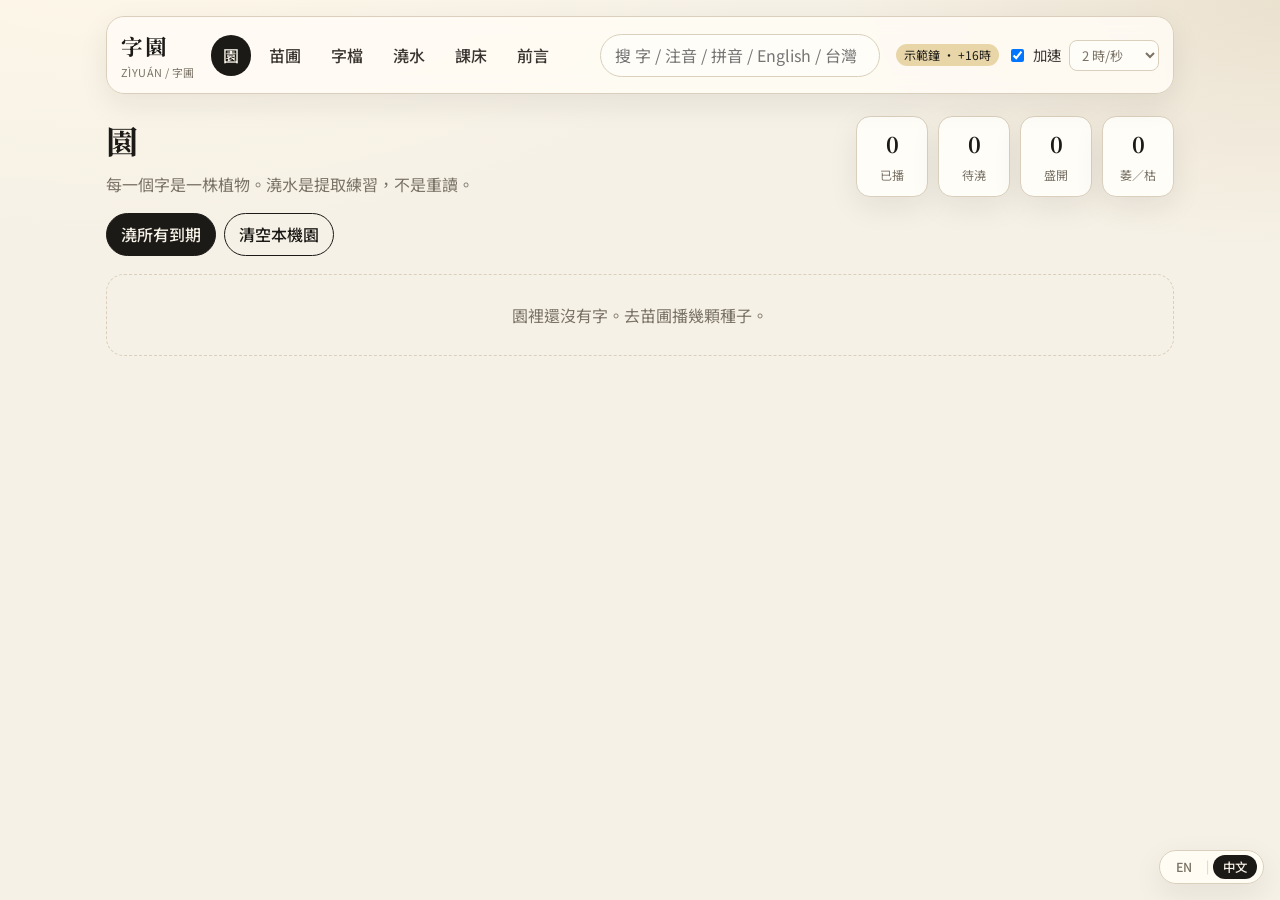
<file: index.html>
<!DOCTYPE html>
<html lang="zh-Hant-TW" data-lang="zh">
<head>
  <meta charset="utf-8" />
  <meta name="viewport" content="width=device-width, initial-scale=1" />
  <title data-i18n="doc.title">字園 Zìyuán — 台灣華語字圃</title>
  <script>
    (function () {
      try {
        var l = localStorage.getItem("ziyuan-lang");
        if (l !== "en" && l !== "zh") l = "zh";
        document.documentElement.setAttribute("data-lang", l);
        document.documentElement.lang = l === "en" ? "en" : "zh-Hant-TW";
      } catch (e) {}
    })();
  </script>
  <link rel="preconnect" href="https://fonts.googleapis.com" />
  <link rel="preconnect" href="https://fonts.gstatic.com" crossorigin />
  <link href="https://fonts.googleapis.com/css2?family=Noto+Sans+TC:wght@400;500;700&family=Noto+Serif+TC:wght@500;700&display=swap" rel="stylesheet" />
  <link rel="stylesheet" href="styles.css?v=plot3-3600-20261001" />
</head>
<body>
  <div class="app">
    <header class="topbar">
      <a class="brand" href="first-plot.html" title="First plot" style="text-decoration:none;color:inherit">
        <b>字園</b>
        <span data-i18n="brand.sub">ZÌYUÁN / 字圃</span>
      </a>
      <nav class="nav">
        <button data-view="garden" data-i18n="nav.garden">園</button>
        <button data-view="nursery" class="active" data-i18n="nav.nursery">苗圃</button>
        <button data-view="profile" data-i18n="nav.profile">字檔</button>
        <button data-view="water" data-i18n="nav.water">澆水</button>
        <button data-view="lesson" data-i18n="nav.lesson">課床</button>
        <a href="first-plot.html" class="iconbtn" style="text-decoration:none" data-i18n="nav.preface">前言</a>
      </nav>
      <div class="search">
        <input id="q" data-i18n-placeholder="search.ph" placeholder="搜 字 / 注音 / 拼音 / English / 台灣" />
      </div>
      <div class="clockbox">
        <span id="demo-flag">示範鐘</span>
        <label class="chk"><input type="checkbox" id="demo-toggle" checked /> <span data-i18n="demo.accel">加速</span></label>
        <select id="demo-rate">
          <option value="0.5" data-i18n="demo.rate.0.5">0.5 時/秒</option>
          <option value="2" selected data-i18n="demo.rate.2">2 時/秒</option>
          <option value="12" data-i18n="demo.rate.12">12 時/秒</option>
          <option value="72" data-i18n="demo.rate.72">3 日/秒</option>
        </select>
      </div>
    </header>
    <main>
      <section class="view" data-view="garden">
        <div class="hero"><div><h1 data-i18n="garden.h1">園</h1><p data-i18n="garden.lead">每一個字是一株植物。澆水是提取練習，不是重讀。</p></div>
        <div class="stats">
          <div class="stat"><b id="g-planted">0</b><span data-i18n="stat.planted">已播</span></div>
          <div class="stat"><b id="g-due">0</b><span data-i18n="stat.due">待澆</span></div>
          <div class="stat"><b id="g-bloom">0</b><span data-i18n="stat.bloom">盛開</span></div>
          <div class="stat"><b id="g-wilt">0</b><span data-i18n="stat.wilt">萎／枯</span></div>
        </div></div>
        <div class="actions">
          <button class="btn" id="water-all" data-i18n="btn.waterAll">澆所有到期</button>
          <button class="btn ghost" id="clear-garden" data-i18n="btn.clearGarden">清空本機園</button>
        </div>
        <div class="pots" id="garden-pots"></div>
      </section>
      <section class="view on" data-view="nursery">
        <div class="hero"><div><h1 data-i18n="nursery.h1">苗圃</h1><p data-i18n="nursery.lead">5 × 1200＝6000 個不重複的字。一圃 市井、二圃、三圃已上架，各 1200 字；四～五圃尚空。</p></div>
        <div class="stat"><b id="n-count">0</b><span data-i18n="stat.seeds">可見種子</span></div></div>
        <div class="beds">
          <button data-lv="1" class="on" data-i18n="bed.1">一圃 市井</button>
          <button data-lv="2" data-i18n="bed.2">二圃</button>
          <button data-lv="3" data-i18n="bed.3">三圃</button>
          <button data-lv="4" data-i18n="bed.4">四圃</button>
          <button data-lv="5" data-i18n="bed.5">五圃</button>
          <button data-lv="0" data-i18n="bed.all">全開</button>
        </div>
        <div class="settings-row">
          <label class="chk"><input type="checkbox" id="adult-toggle" /> <span data-i18n="set.adult">成人 mem</span></label>
          <label class="chk"><input type="checkbox" id="pinyin-toggle" /> <span data-i18n="set.pinyin">顯示拼音</span></label>
        </div>
        <div class="catalog-grid" id="catalog-grid"></div>
      </section>
      <section class="view" data-view="profile">
        <div class="lookup">
          <div class="lookup-bar">
            <div><div class="kicker" data-i18n="lookup.kicker">字典</div><h1 class="lookup-title" data-i18n="lookup.title">Lookup</h1></div>
            <label class="chk rich-toggle"><input type="checkbox" id="rich-toggle" /> <span data-i18n="set.rich">Full pot</span></label>
          </div>
          <div class="flip-wrap" id="flip-wrap">
            <div class="flip-card" id="flip-card">
              <div class="flip-face flip-front">
                <div class="tian replay" id="tian"><div class="big" id="p-glyph">字</div></div>
                <div class="lookup-zy" id="p-zy">ㄧˋ</div>
              </div>
              <div class="flip-face flip-back">
                <div class="en-card"><div class="kicker">English</div><p id="p-en-short">—</p></div>
              </div>
            </div>
          </div>
          <div class="lookup-actions">
            <button class="btn" id="btn-flip" data-i18n="btn.flip.en">Flip · English</button>
            <button class="btn ghost" id="btn-speak-f" data-i18n="btn.speak.f">女聲</button>
            <button class="btn ghost" id="btn-speak-m" data-i18n="btn.speak.m">男聲</button>
            <button class="btn ghost" id="btn-replay" data-i18n="btn.replay">重播筆勢</button>
          </div>
        </div>
        <div class="dossier" id="rich-panel" hidden>
          <div class="glyph-stage compact">
            <div class="meta-row">
              <span class="chip lv" id="p-rank">#</span>
              <span class="chip" id="p-stk"></span>
              <span class="chip" id="p-stage"></span>
            </div>
            <div class="actions">
              <button class="btn" id="btn-seed" data-i18n="btn.seed">播進園裡</button>
              <button class="btn ghost" id="btn-tray" data-i18n="btn.tray">加入課床</button>
            </div>
          </div>
          <div class="panel">
            <h2 data-i18n="h2.ledger">Ledger</h2>
            <p class="lead" id="p-hook"></p>
            <div class="meta-row" id="p-stone-chips"></div>
            <p class="lead" id="p-weather"></p>
            <h2 data-i18n="h2.dossier">字檔</h2>
            <p class="lead" id="p-en"></p>
            <p class="lead" id="p-tw" style="display:none"></p>
            <div class="readings" id="p-readings"></div>
            <div class="meta-row"><span id="p-py"></span></div>
            <h2 data-i18n="h2.words">台灣詞束</h2>
            <div class="words" id="p-words"></div>
            <h2 data-i18n="h2.look">形近</h2>
            <div class="meta-row" id="p-look"></div>
            <h2 data-i18n="h2.mem">Mem</h2>
            <div class="mems" id="p-mems"></div>
            <textarea id="new-mem" rows="2" data-i18n-placeholder="mem.ph" placeholder="發明一則"></textarea>
            <div class="actions">
              <label class="chk"><input type="checkbox" id="mem-adult" /> <span data-i18n="mem.adult">成人</span></label>
              <button class="btn" id="btn-add-mem" data-i18n="btn.addMem">選用</button>
            </div>
            <h2 data-i18n="h2.notes">筆記</h2>
            <textarea id="p-notes" rows="3"></textarea>
          </div>
        </div>
      </section>
      <section class="view" data-view="water">
        <div class="hero"><div><h1 data-i18n="water.h1">澆水</h1><p data-i18n="water.lead">只澆到期與枯萎的株。</p></div><div class="stat"><b id="w-due">0</b><span data-i18n="stat.thirsty">渴株</span></div></div>
        <div id="quiz-wrap"></div>
      </section>
      <section class="view" data-view="lesson">
        <div class="hero"><div><h1 data-i18n="lesson.h1">課床</h1><p data-i18n="lesson.lead">現在只是托盤。</p></div><div class="stat"><b id="tray-count">0</b><span data-i18n="stat.onTray">床上的字</span></div></div>
        <div class="tray" id="tray"></div>
        <p class="footer-note" id="lesson-note"></p>
      </section>
    </main>
  </div>
  <div class="toast" id="toast"></div>
  <script src="catalog.js?v=plot3-3600-20261001"></script>
  <script src="i18n.js?v=plot3-3600-20261001"></script>
  <script src="app.js?v=plot3-3600-20261001"></script>
</body>
</html>
</file>
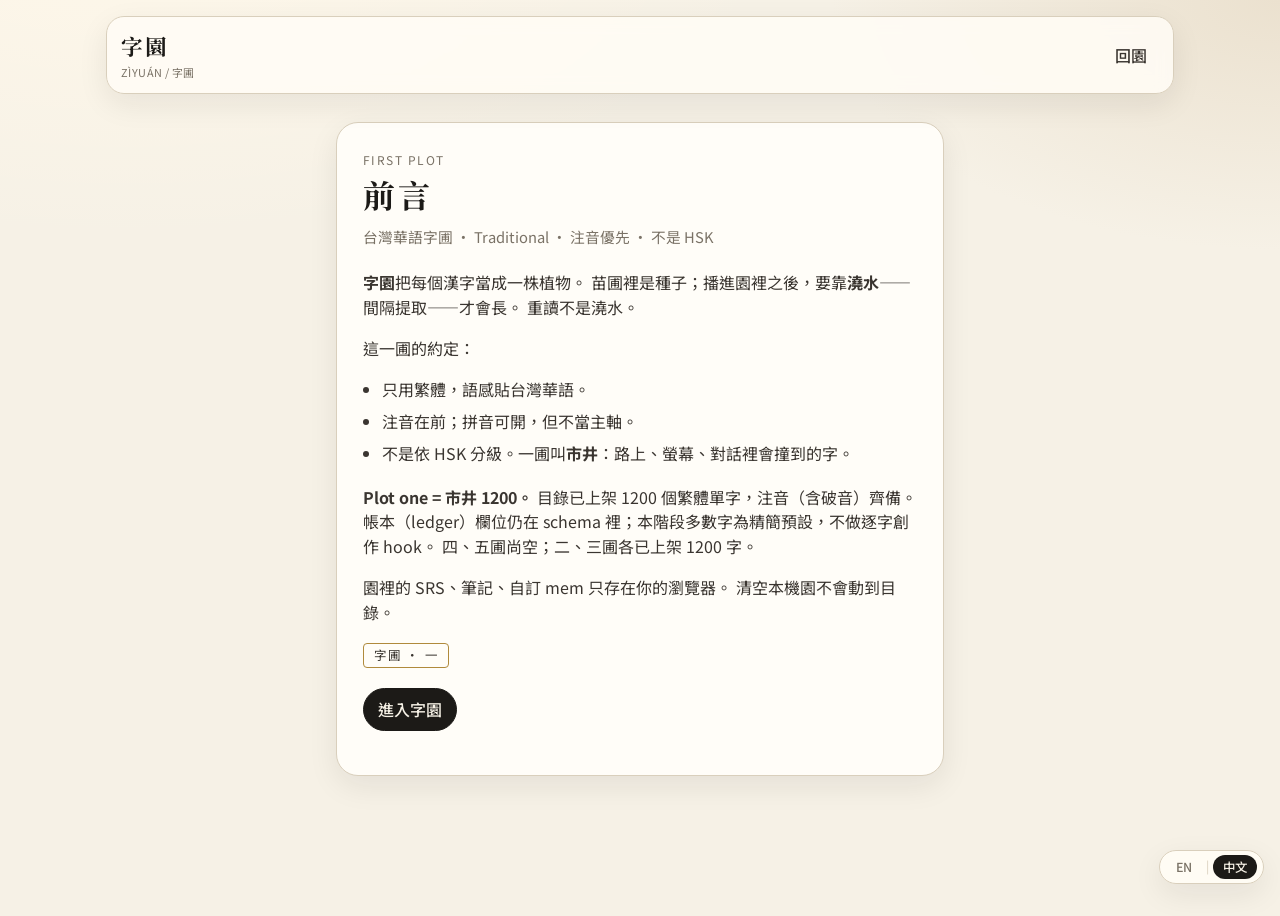
<file: first-plot.html>
<!DOCTYPE html>
<html lang="zh-Hant-TW" data-lang="zh">
<head>
  <meta charset="utf-8" />
  <meta name="viewport" content="width=device-width, initial-scale=1" />
  <title data-i18n="doc.title.preface">前言 · 字園 Zìyuán</title>
  <script>
    (function () {
      try {
        var l = localStorage.getItem("ziyuan-lang");
        if (l !== "en" && l !== "zh") l = "zh";
        document.documentElement.setAttribute("data-lang", l);
        document.documentElement.lang = l === "en" ? "en" : "zh-Hant-TW";
      } catch (e) {}
    })();
  </script>
  <link rel="preconnect" href="https://fonts.googleapis.com" />
  <link rel="preconnect" href="https://fonts.gstatic.com" crossorigin />
  <link href="https://fonts.googleapis.com/css2?family=Noto+Sans+TC:wght@400;500;700&family=Noto+Serif+TC:wght@500;700&display=swap" rel="stylesheet" />
  <link rel="stylesheet" href="styles.css?v=plot3-3600-20261001" />
  <style>
    .note {
      max-width: 38rem;
      margin: 28px auto 60px;
      padding: 28px 26px;
      background: #fffdf8;
      border: 1px solid var(--line);
      border-radius: 22px;
      box-shadow: var(--shadow);
    }
    .note h1 {
      font-family: var(--serif);
      font-size: 2rem;
      letter-spacing: 0.08em;
      margin: 0 0 6px;
    }
    .note .sub {
      color: var(--muted);
      font-size: 0.92rem;
      margin-bottom: 22px;
    }
    .note p { margin: 0 0 1em; color: var(--ink-soft); }
    .note ul {
      margin: 0 0 1.2em;
      padding-left: 1.2em;
      color: var(--ink-soft);
    }
    .note li { margin-bottom: 0.45em; }
    .note .back {
      display: inline-flex;
      margin-top: 8px;
      text-decoration: none;
    }
    .seal {
      display: inline-block;
      margin-top: 4px;
      padding: 2px 10px;
      border: 1px solid var(--gold);
      color: var(--gold);
      border-radius: 4px;
      font-size: 0.78rem;
      letter-spacing: 0.14em;
    }
    html[data-lang="en"] [data-lang-only="zh"],
    html[data-lang="zh"] [data-lang-only="en"] {
      display: none !important;
    }
  </style>
</head>
<body>
  <div class="app">
    <header class="topbar" style="grid-template-columns: 1fr auto;">
      <a class="brand" href="index.html" style="text-decoration:none;color:inherit">
        <b>字園</b>
        <span data-i18n="brand.sub">ZÌYUÁN / 字圃</span>
      </a>
      <nav class="nav">
        <a href="index.html" class="iconbtn" style="text-decoration:none" data-i18n="nav.back">回園</a>
      </nav>
    </header>

    <article class="note">
      <div class="kicker">FIRST PLOT</div>
      <h1 data-i18n="preface.h1">前言</h1>
      <p class="sub" data-i18n="preface.sub">台灣華語字圃 · Traditional · 注音優先 · 不是 HSK</p>

      <div data-lang-only="zh">
        <p>
          <strong>字園</strong>把每個漢字當成一株植物。
          苗圃裡是種子；播進園裡之後，要靠<strong>澆水</strong>——間隔提取——才會長。
          重讀不是澆水。
        </p>

        <p>這一圃的約定：</p>
        <ul>
          <li>只用繁體，語感貼台灣華語。</li>
          <li>注音在前；拼音可開，但不當主軸。</li>
          <li>不是依 HSK 分級。一圃叫<strong>市井</strong>：路上、螢幕、對話裡會撞到的字。</li>
        </ul>

        <p>
          <strong>Plot one = 市井 1200。</strong>
          目錄已上架 1200 個繁體單字，注音（含破音）齊備。
          帳本（ledger）欄位仍在 schema 裡；本階段多數字為精簡預設，不做逐字創作 hook。
          四、五圃尚空；二、三圃各已上架 1200 字。
        </p>

        <p>
          園裡的 SRS、筆記、自訂 mem 只存在你的瀏覽器。
          清空本機園不會動到目錄。
        </p>
      </div>

      <div data-lang-only="en" hidden>
        <p>
          <strong>Zìyuán</strong> treats every Chinese character as a plant.
          The nursery holds seeds; once planted in the garden, they grow through
          <strong>watering</strong>—spaced retrieval—not re-reading.
        </p>

        <p>This plot’s rules:</p>
        <ul>
          <li>Traditional characters only, tuned to Taiwan Mandarin.</li>
          <li>Zhuyin first; pinyin is optional, never the spine.</li>
          <li>Not HSK-graded. Plot one is <strong>Street</strong>: characters you meet on the road, on screens, in talk.</li>
        </ul>

        <p>
          <strong>Plot one = Street 1200.</strong>
          The catalog now ships 1200 Traditional singles with exhaustive Zhuyin (including alternate readings).
          Ledger fields remain in the schema; this pass uses minimal defaults rather than hand-authored hooks.
          Plots 2 and 3 now ship 1200 each; plots 4–5 are still empty.
        </p>

        <p>
          Garden SRS, notes, and custom mems live only in your browser.
          Clearing the local garden does not touch the catalog.
        </p>
      </div>

      <p class="seal" data-i18n="preface.seal">字圃 · 一</p>
      <p>
        <a class="btn back" href="index.html" data-i18n="preface.enter">進入字園</a>
      </p>
    </article>
  </div>
  <script src="i18n.js?v=plot3-3600-20261001"></script>
</body>
</html>
</file>
<file: styles.css>
/* 字園 — Taiwan garden / ink aesthetic */
:root {
  --paper: #f6f1e6;
  --paper-2: #efe6d6;
  --ink: #1c1a17;
  --ink-soft: #3a3530;
  --muted: #7a7266;
  --line: #d9cfbc;
  --gold: #b08a3c;
  --gold-soft: #e8d6a8;
  --wilt: #8b5a45;
  --bloom: #3d6b4f;
  --danger: #8b3a2f;
  --shadow: 0 10px 30px rgba(28, 26, 23, 0.08);
  --radius: 14px;
  --font: "Noto Sans TC", "PingFang TC", "Microsoft JhengHei", sans-serif;
  --serif: "Noto Serif TC", "Songti TC", serif;
}

* { box-sizing: border-box; }
html, body { margin: 0; padding: 0; }
body {
  font-family: var(--font);
  background:
    radial-gradient(1200px 600px at 10% -10%, #fff8ea 0%, transparent 55%),
    radial-gradient(900px 500px at 100% 0%, #ebe1cf 0%, transparent 50%),
    var(--paper);
  color: var(--ink);
  min-height: 100vh;
  line-height: 1.55;
}

button, input, select, textarea { font: inherit; color: inherit; }
button { cursor: pointer; }
a { color: var(--gold); }

.app { max-width: 1100px; margin: 0 auto; padding: 16px 16px 80px; }

.topbar {
  display: grid;
  grid-template-columns: auto 1fr auto auto;
  gap: 12px 16px;
  align-items: center;
  padding: 12px 14px;
  background: rgba(255, 252, 245, 0.88);
  border: 1px solid var(--line);
  border-radius: 18px;
  box-shadow: var(--shadow);
  position: sticky;
  top: 10px;
  z-index: 20;
  backdrop-filter: blur(8px);
}

.brand {
  display: flex;
  flex-direction: column;
  gap: 2px;
  min-width: 72px;
}
.brand b {
  font-family: var(--serif);
  font-size: 1.35rem;
  letter-spacing: 0.08em;
}
.brand span {
  font-size: 0.68rem;
  color: var(--muted);
  letter-spacing: 0.04em;
}

.nav {
  display: flex;
  flex-wrap: wrap;
  gap: 6px;
}
.nav button,
.nav .iconbtn {
  border: 1px solid transparent;
  background: transparent;
  color: var(--ink-soft);
  padding: 7px 11px;
  border-radius: 999px;
  font-weight: 500;
}
.nav button:hover,
.nav .iconbtn:hover {
  background: var(--paper-2);
}
.nav button.active {
  background: var(--ink);
  color: var(--paper);
}

.search input {
  width: min(280px, 42vw);
  border: 1px solid var(--line);
  background: #fffdf8;
  border-radius: 999px;
  padding: 8px 14px;
  outline: none;
}
.search input:focus { border-color: var(--gold); }

.clockbox {
  display: flex;
  align-items: center;
  gap: 8px;
  font-size: 0.82rem;
  color: var(--muted);
  flex-wrap: wrap;
}
.clockbox select {
  border: 1px solid var(--line);
  background: #fffdf8;
  border-radius: 8px;
  padding: 4px 8px;
}
#demo-flag {
  display: inline-flex;
  align-items: center;
  gap: 4px;
  padding: 2px 8px;
  border-radius: 999px;
  background: var(--gold-soft);
  color: var(--ink);
  font-size: 0.75rem;
}
#demo-flag.off { background: var(--paper-2); color: var(--muted); }

.chk {
  display: inline-flex;
  align-items: center;
  gap: 6px;
  user-select: none;
  color: var(--ink-soft);
  font-size: 0.9rem;
}

main { margin-top: 22px; }
.view { display: none; }
.view.on { display: block; animation: fadein 0.25s ease; }
@keyframes fadein {
  from { opacity: 0; transform: translateY(4px); }
  to { opacity: 1; transform: none; }
}

.hero {
  display: flex;
  justify-content: space-between;
  gap: 16px;
  align-items: flex-start;
  margin-bottom: 16px;
  flex-wrap: wrap;
}
.hero h1 {
  font-family: var(--serif);
  font-size: 2rem;
  margin: 0 0 6px;
  letter-spacing: 0.06em;
}
.hero p {
  margin: 0;
  color: var(--muted);
  max-width: 42ch;
}

.stats { display: flex; gap: 10px; flex-wrap: wrap; }
.stat {
  min-width: 72px;
  background: #fffdf8;
  border: 1px solid var(--line);
  border-radius: 14px;
  padding: 10px 12px;
  text-align: center;
  box-shadow: var(--shadow);
}
.stat b {
  display: block;
  font-size: 1.35rem;
  font-family: var(--serif);
}
.stat span {
  font-size: 0.75rem;
  color: var(--muted);
}

.actions { display: flex; gap: 8px; flex-wrap: wrap; margin: 12px 0 18px; }

.btn {
  border: 1px solid var(--ink);
  background: var(--ink);
  color: var(--paper);
  border-radius: 999px;
  padding: 8px 14px;
  font-weight: 500;
  transition: transform 0.12s ease, background 0.12s ease;
}
.btn:hover { transform: translateY(-1px); }
.btn:active { transform: none; }
.btn.ghost {
  background: transparent;
  color: var(--ink);
}
.btn.ghost:hover { background: var(--paper-2); }
.btn:disabled {
  opacity: 0.45;
  cursor: not-allowed;
  transform: none;
}

.pots, .catalog-grid, .tray {
  display: grid;
  grid-template-columns: repeat(auto-fill, minmax(120px, 1fr));
  gap: 12px;
}

.pot, .seed-card, .tray-card {
  background: #fffdf8;
  border: 1px solid var(--line);
  border-radius: var(--radius);
  padding: 14px 12px 12px;
  text-align: center;
  box-shadow: var(--shadow);
  cursor: pointer;
  transition: border-color 0.15s ease, transform 0.12s ease;
  position: relative;
}
.pot:hover, .seed-card:hover, .tray-card:hover {
  border-color: var(--gold);
  transform: translateY(-2px);
}
.pot.gold, .seed-card.gold { border-color: #d4b56a; }
.pot .glyph, .seed-card .glyph, .tray-card .glyph {
  font-family: var(--serif);
  font-size: 2.2rem;
  line-height: 1.1;
  margin-bottom: 4px;
}
.pot .zy, .seed-card .zy { color: var(--ink-soft); font-size: 0.92rem; }
.pot .py, .seed-card .py { color: var(--muted); font-size: 0.78rem; }
.pot .stage-label {
  margin-top: 8px;
  font-size: 0.75rem;
  color: var(--muted);
}
.pot.due { outline: 2px solid var(--gold); }
.pot.wilt { outline: 2px solid var(--wilt); }
.pot.dead { opacity: 0.65; outline: 2px solid var(--danger); }
.pot.bloom .stage-label { color: var(--bloom); }
.stage-dot {
  width: 8px; height: 8px; border-radius: 50%;
  display: inline-block; margin-right: 4px;
  background: var(--muted);
}
.stage-dot.seed { background: #9a8f7a; }
.stage-dot.sprout { background: #6f8f5a; }
.stage-dot.leaf { background: #4d7a4a; }
.stage-dot.bloom { background: var(--bloom); }
.stage-dot.wilt { background: var(--wilt); }
.stage-dot.dead { background: var(--danger); }

.beds {
  display: flex;
  flex-wrap: wrap;
  gap: 8px;
  margin-bottom: 12px;
}
.beds button {
  border: 1px solid var(--line);
  background: #fffdf8;
  border-radius: 999px;
  padding: 7px 12px;
  color: var(--ink-soft);
}
.beds button.on {
  background: var(--ink);
  color: var(--paper);
  border-color: var(--ink);
}

.settings-row {
  display: flex;
  flex-wrap: wrap;
  gap: 12px;
  align-items: center;
  margin-bottom: 14px;
}
.lookup {
  max-width: 520px;
  margin: 0 auto 18px;
}
.lookup-bar {
  display: flex;
  justify-content: space-between;
  align-items: flex-end;
  margin-bottom: 12px;
}
.kicker {
  font-size: 0.75rem;
  letter-spacing: 0.12em;
  text-transform: uppercase;
  color: var(--muted);
}
.lookup-title {
  font-family: var(--serif);
  margin: 2px 0 0;
  font-size: 1.6rem;
}

.flip-wrap {
  perspective: 1000px;
  margin: 0 auto 14px;
  width: min(100%, 320px);
  height: 280px;
}
.flip-card {
  width: 100%;
  height: 100%;
  position: relative;
  transform-style: preserve-3d;
  transition: transform 0.55s ease;
}
.flip-card.flipped { transform: rotateY(180deg); }
.flip-face {
  position: absolute;
  inset: 0;
  backface-visibility: hidden;
  border: 1px solid var(--line);
  border-radius: 22px;
  background: linear-gradient(160deg, #fffdf8, #f3ead8);
  box-shadow: var(--shadow);
  display: flex;
  flex-direction: column;
  align-items: center;
  justify-content: center;
  padding: 20px;
}
.flip-back { transform: rotateY(180deg); }
.tian {
  width: 168px;
  height: 168px;
  border: 1px solid #cfc3ab;
  background:
    linear-gradient(#cfc3ab, #cfc3ab) center/1px 100% no-repeat,
    linear-gradient(#cfc3ab, #cfc3ab) center/100% 1px no-repeat,
    #fffef9;
  display: grid;
  place-items: center;
  border-radius: 8px;
  margin-bottom: 10px;
  overflow: hidden;
}
.tian .big {
  font-family: var(--serif);
  font-size: 5.2rem;
  line-height: 1;
  transition: opacity 0.25s ease, transform 0.45s ease;
}
.tian.replaying .big {
  animation: strokeReplay 0.9s ease;
}
@keyframes strokeReplay {
  0% { opacity: 0; transform: scale(0.86) translateY(8px); filter: blur(1px); }
  45% { opacity: 1; transform: scale(1.04); filter: none; }
  100% { opacity: 1; transform: scale(1); }
}
.lookup-zy {
  font-size: 1.35rem;
  letter-spacing: 0.08em;
  color: var(--ink-soft);
}
.en-card { text-align: center; padding: 12px; }
.en-card p {
  font-size: 1.25rem;
  margin: 10px 0 0;
  font-family: var(--serif);
}

.lookup-actions {
  display: flex;
  flex-wrap: wrap;
  gap: 8px;
  justify-content: center;
}

.dossier {
  background: #fffdf8;
  border: 1px solid var(--line);
  border-radius: 18px;
  padding: 18px;
  box-shadow: var(--shadow);
}
.dossier h2 {
  font-family: var(--serif);
  font-size: 1.1rem;
  margin: 18px 0 8px;
  letter-spacing: 0.04em;
}
.dossier h2:first-child { margin-top: 0; }
.lead { margin: 0 0 8px; color: var(--ink-soft); }
.meta-row {
  display: flex;
  flex-wrap: wrap;
  gap: 8px;
  margin: 8px 0 12px;
}
.chip {
  display: inline-flex;
  align-items: center;
  gap: 4px;
  border: 1px solid var(--line);
  background: var(--paper);
  border-radius: 999px;
  padding: 4px 10px;
  font-size: 0.82rem;
  color: var(--ink-soft);
}
.chip.lv { background: var(--ink); color: var(--paper); border-color: var(--ink); }
.chip.gold { background: var(--gold-soft); border-color: #d4b56a; color: var(--ink); }
.chip.clickable { cursor: pointer; }
.chip.clickable:hover { border-color: var(--gold); }

.readings { display: flex; flex-wrap: wrap; gap: 8px; margin-bottom: 8px; }
.words {
  display: grid;
  gap: 8px;
}
.word {
  display: grid;
  grid-template-columns: auto 1fr;
  gap: 2px 12px;
  padding: 10px 12px;
  border: 1px solid var(--line);
  border-radius: 12px;
  background: var(--paper);
}
.word .w { font-family: var(--serif); font-size: 1.15rem; }
.word .meta { color: var(--muted); font-size: 0.85rem; grid-column: 1 / -1; }
.word .twtag {
  grid-column: 2;
  justify-self: end;
  align-self: start;
  font-size: 0.72rem;
  color: var(--gold);
  border: 1px solid var(--gold-soft);
  border-radius: 999px;
  padding: 1px 8px;
}

.mems { display: grid; gap: 8px; margin-bottom: 10px; }
.mem {
  border: 1px solid var(--line);
  border-radius: 12px;
  padding: 10px 12px;
  background: var(--paper);
}
.mem .votes { color: var(--muted); font-size: 0.78rem; margin-top: 4px; }
.mem.adult { border-color: #d4a090; }

textarea {
  width: 100%;
  border: 1px solid var(--line);
  border-radius: 12px;
  background: #fffef9;
  padding: 10px 12px;
  resize: vertical;
  outline: none;
  margin-bottom: 8px;
}
textarea:focus { border-color: var(--gold); }

#quiz-wrap {
  display: grid;
  gap: 14px;
  max-width: 560px;
}
.quiz-card {
  background: #fffdf8;
  border: 1px solid var(--line);
  border-radius: 18px;
  padding: 18px;
  box-shadow: var(--shadow);
}
.quiz-card .prompt {
  font-family: var(--serif);
  font-size: 2.6rem;
  text-align: center;
  margin: 8px 0 14px;
}
.quiz-card .hint {
  text-align: center;
  color: var(--muted);
  margin-bottom: 12px;
  font-size: 0.9rem;
}
.quiz-options { display: grid; gap: 8px; }
.quiz-options button {
  text-align: left;
  border: 1px solid var(--line);
  background: var(--paper);
  border-radius: 12px;
  padding: 10px 12px;
}
.quiz-options button:hover { border-color: var(--gold); }
.quiz-options button.correct {
  border-color: var(--bloom);
  background: #e7f0e8;
}
.quiz-options button.wrong {
  border-color: var(--danger);
  background: #f6e7e4;
}
.quiz-empty {
  color: var(--muted);
  padding: 28px;
  text-align: center;
  border: 1px dashed var(--line);
  border-radius: 18px;
  background: rgba(255,253,248,0.6);
}

.footer-note { color: var(--muted); margin-top: 16px; }

.toast {
  position: fixed;
  left: 50%;
  bottom: 24px;
  transform: translateX(-50%) translateY(20px);
  background: var(--ink);
  color: var(--paper);
  padding: 10px 16px;
  border-radius: 999px;
  font-size: 0.9rem;
  opacity: 0;
  pointer-events: none;
  transition: opacity 0.2s ease, transform 0.2s ease;
  z-index: 50;
  max-width: min(90vw, 420px);
  text-align: center;
}
.toast.show {
  opacity: 1;
  transform: translateX(-50%) translateY(0);
}

.empty {
  color: var(--muted);
  padding: 28px 12px;
  text-align: center;
  grid-column: 1 / -1;
  border: 1px dashed var(--line);
  border-radius: 18px;
}

@media (max-width: 860px) {
  .topbar {
    grid-template-columns: 1fr;
    position: static;
  }
  .search input { width: 100%; }
  .tian { width: 140px; height: 140px; }
  .tian .big { font-size: 4.2rem; }
  .flip-wrap { height: 250px; }
}

/* ——— language toggle (bottom-right) ——— */
.lang-toggle {
  position: fixed;
  right: 16px;
  bottom: 16px;
  z-index: 40;
  display: inline-flex;
  align-items: center;
  gap: 2px;
  padding: 4px 6px;
  background: rgba(255, 252, 245, 0.94);
  border: 1px solid var(--line);
  border-radius: 999px;
  box-shadow: var(--shadow);
  backdrop-filter: blur(8px);
  font-size: 0.78rem;
  letter-spacing: 0.04em;
  user-select: none;
}
.lang-toggle button {
  border: none;
  background: transparent;
  color: var(--muted);
  padding: 6px 10px;
  border-radius: 999px;
  font-weight: 500;
  line-height: 1;
}
.lang-toggle button:hover {
  color: var(--ink);
  background: var(--paper-2);
}
.lang-toggle button.on {
  background: var(--ink);
  color: var(--paper);
}
.lang-toggle .lang-sep {
  color: var(--line);
  padding: 0 2px;
  pointer-events: none;
}
@media (max-width: 860px) {
  .lang-toggle {
    right: 12px;
    bottom: 12px;
  }
  .app {
    padding-bottom: 96px; /* room above floating toggle */
  }
}
</file>
